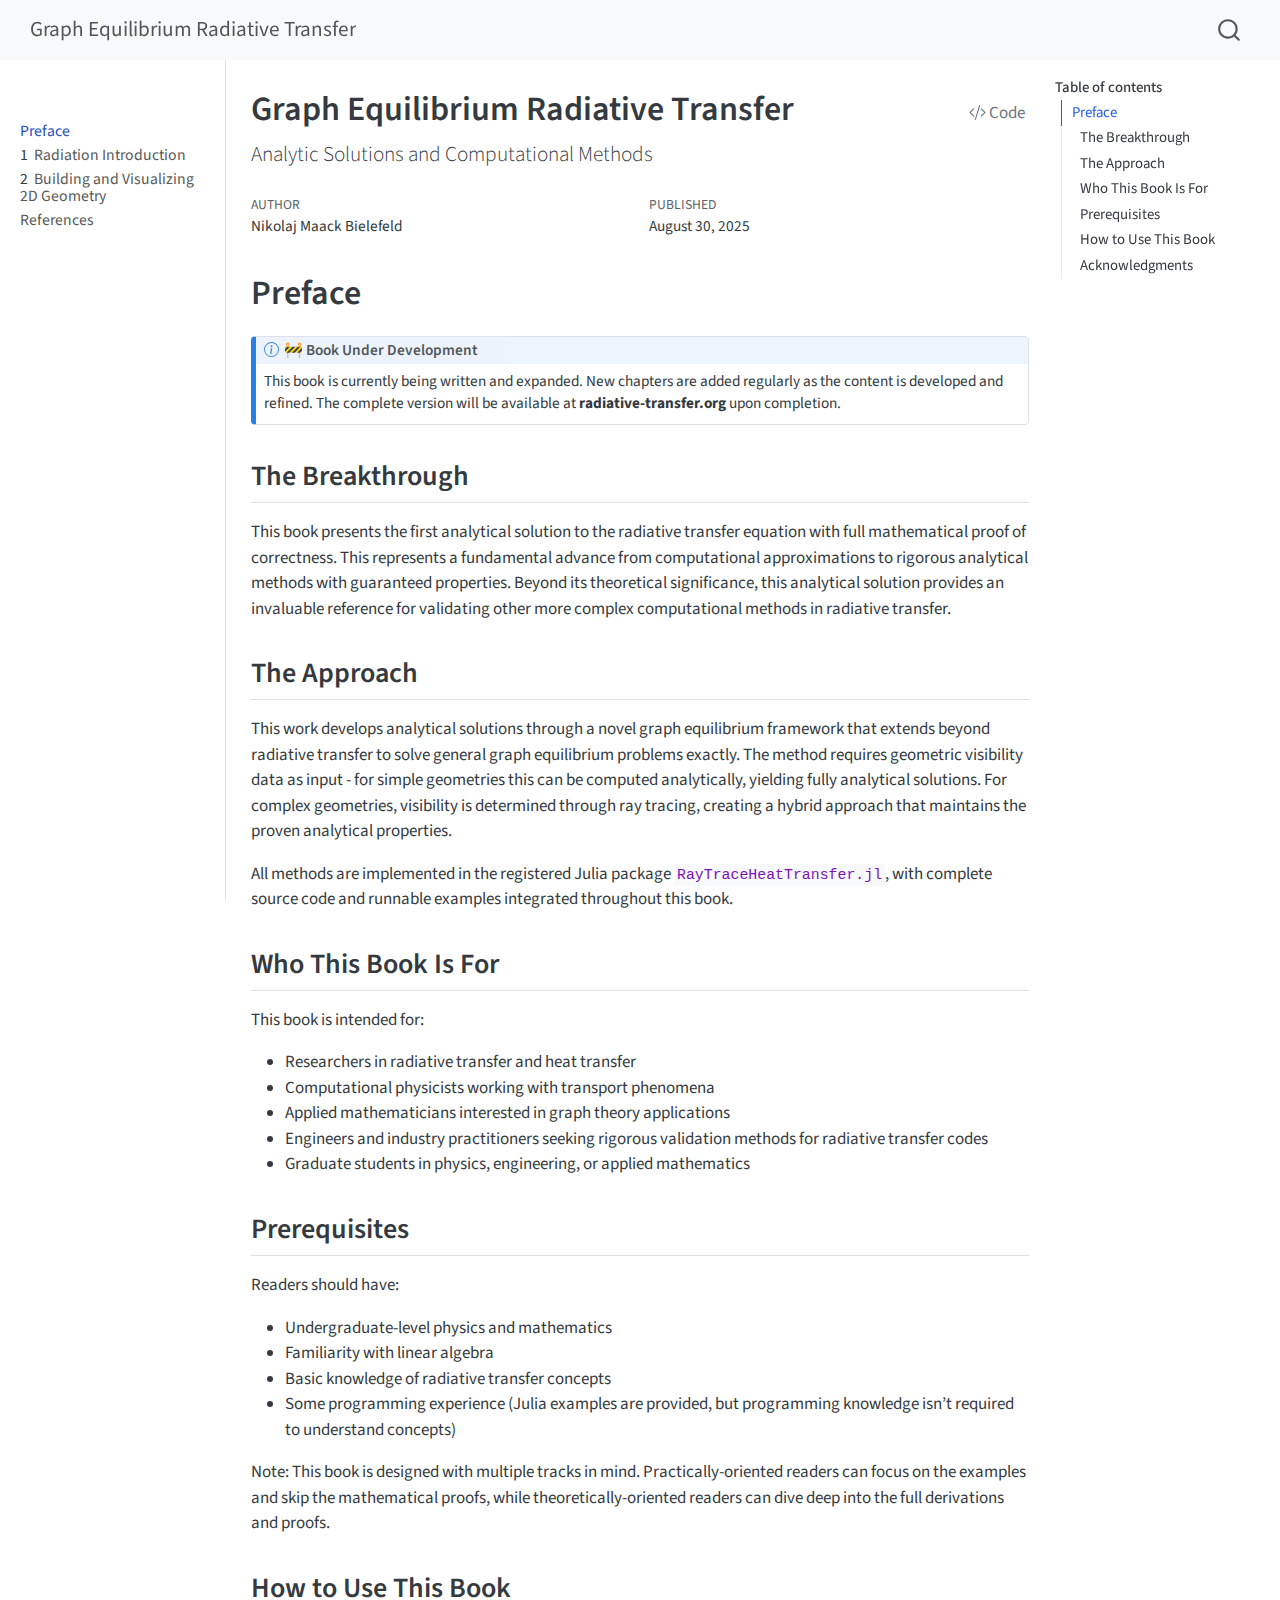
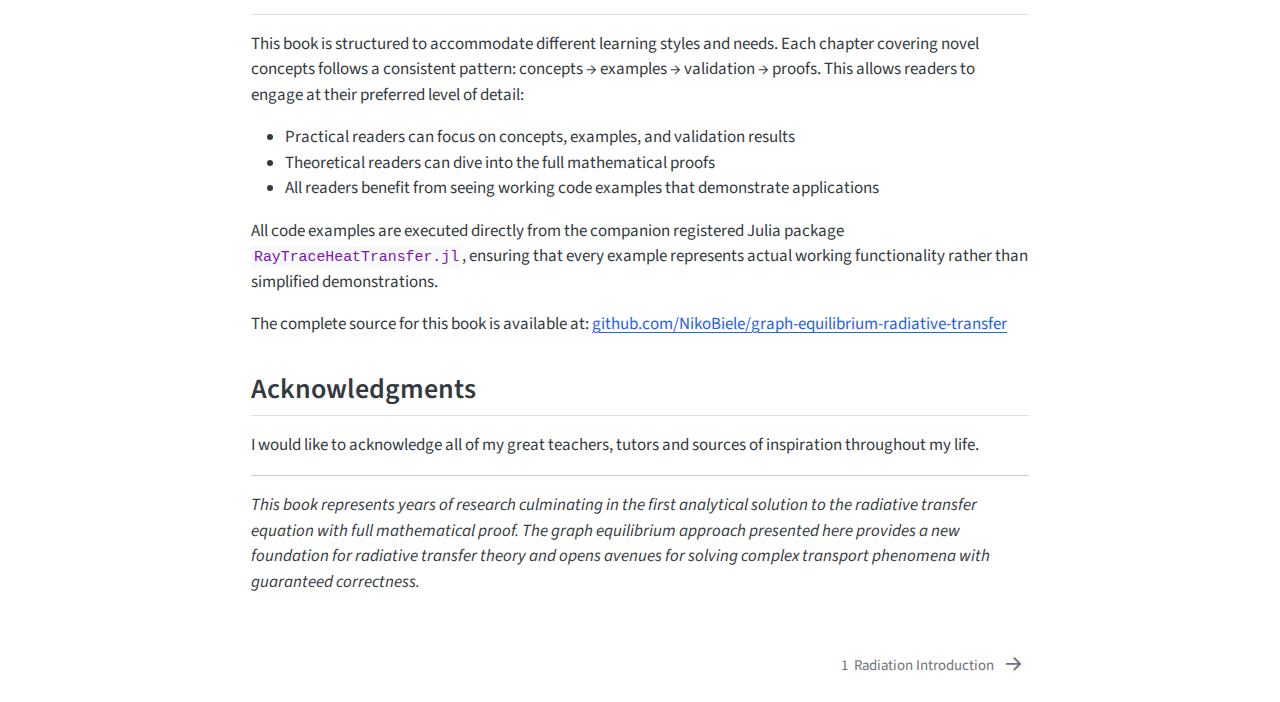
<file: _book/index.html>
<!DOCTYPE html>
<html xmlns="http://www.w3.org/1999/xhtml" lang="en" xml:lang="en"><head>

<meta charset="utf-8">
<meta name="generator" content="quarto-1.7.33">

<meta name="viewport" content="width=device-width, initial-scale=1.0, user-scalable=yes">

<meta name="author" content="Nikolaj Maack Bielefeld">
<meta name="dcterms.date" content="2025-08-30">

<title>Graph Equilibrium Radiative Transfer</title>
<style>
code{white-space: pre-wrap;}
span.smallcaps{font-variant: small-caps;}
div.columns{display: flex; gap: min(4vw, 1.5em);}
div.column{flex: auto; overflow-x: auto;}
div.hanging-indent{margin-left: 1.5em; text-indent: -1.5em;}
ul.task-list{list-style: none;}
ul.task-list li input[type="checkbox"] {
  width: 0.8em;
  margin: 0 0.8em 0.2em -1em; /* quarto-specific, see https://github.com/quarto-dev/quarto-cli/issues/4556 */ 
  vertical-align: middle;
}
/* CSS for syntax highlighting */
html { -webkit-text-size-adjust: 100%; }
pre > code.sourceCode { white-space: pre; position: relative; }
pre > code.sourceCode > span { display: inline-block; line-height: 1.25; }
pre > code.sourceCode > span:empty { height: 1.2em; }
.sourceCode { overflow: visible; }
code.sourceCode > span { color: inherit; text-decoration: inherit; }
div.sourceCode { margin: 1em 0; }
pre.sourceCode { margin: 0; }
@media screen {
div.sourceCode { overflow: auto; }
}
@media print {
pre > code.sourceCode { white-space: pre-wrap; }
pre > code.sourceCode > span { text-indent: -5em; padding-left: 5em; }
}
pre.numberSource code
  { counter-reset: source-line 0; }
pre.numberSource code > span
  { position: relative; left: -4em; counter-increment: source-line; }
pre.numberSource code > span > a:first-child::before
  { content: counter(source-line);
    position: relative; left: -1em; text-align: right; vertical-align: baseline;
    border: none; display: inline-block;
    -webkit-touch-callout: none; -webkit-user-select: none;
    -khtml-user-select: none; -moz-user-select: none;
    -ms-user-select: none; user-select: none;
    padding: 0 4px; width: 4em;
  }
pre.numberSource { margin-left: 3em;  padding-left: 4px; }
div.sourceCode
  {   }
@media screen {
pre > code.sourceCode > span > a:first-child::before { text-decoration: underline; }
}
</style>


<script src="site_libs/quarto-nav/quarto-nav.js"></script>
<script src="site_libs/quarto-nav/headroom.min.js"></script>
<script src="site_libs/clipboard/clipboard.min.js"></script>
<script src="site_libs/quarto-search/autocomplete.umd.js"></script>
<script src="site_libs/quarto-search/fuse.min.js"></script>
<script src="site_libs/quarto-search/quarto-search.js"></script>
<meta name="quarto:offset" content="./">
<link href="./chapters/01-introduction.html" rel="next">
<script src="site_libs/quarto-html/quarto.js" type="module"></script>
<script src="site_libs/quarto-html/tabsets/tabsets.js" type="module"></script>
<script src="site_libs/quarto-html/popper.min.js"></script>
<script src="site_libs/quarto-html/tippy.umd.min.js"></script>
<script src="site_libs/quarto-html/anchor.min.js"></script>
<link href="site_libs/quarto-html/tippy.css" rel="stylesheet">
<link href="site_libs/quarto-html/quarto-syntax-highlighting-ea385d0e468b0dd5ea5bf0780b1290d9.css" rel="stylesheet" id="quarto-text-highlighting-styles">
<script src="site_libs/bootstrap/bootstrap.min.js"></script>
<link href="site_libs/bootstrap/bootstrap-icons.css" rel="stylesheet">
<link href="site_libs/bootstrap/bootstrap-dffaa9c91507bc55c55695ff16ecd7df.min.css" rel="stylesheet" append-hash="true" id="quarto-bootstrap" data-mode="light">
<script id="quarto-search-options" type="application/json">{
  "location": "navbar",
  "copy-button": false,
  "collapse-after": 3,
  "panel-placement": "end",
  "type": "overlay",
  "limit": 50,
  "keyboard-shortcut": [
    "f",
    "/",
    "s"
  ],
  "show-item-context": false,
  "language": {
    "search-no-results-text": "No results",
    "search-matching-documents-text": "matching documents",
    "search-copy-link-title": "Copy link to search",
    "search-hide-matches-text": "Hide additional matches",
    "search-more-match-text": "more match in this document",
    "search-more-matches-text": "more matches in this document",
    "search-clear-button-title": "Clear",
    "search-text-placeholder": "",
    "search-detached-cancel-button-title": "Cancel",
    "search-submit-button-title": "Submit",
    "search-label": "Search"
  }
}</script>


<link rel="stylesheet" href="styles.css">
</head>

<body class="nav-sidebar docked nav-fixed quarto-light">

<div id="quarto-search-results"></div>
  <header id="quarto-header" class="headroom fixed-top">
    <nav class="navbar navbar-expand-lg " data-bs-theme="dark">
      <div class="navbar-container container-fluid">
      <div class="navbar-brand-container mx-auto">
    <a class="navbar-brand" href="./index.html">
    <span class="navbar-title">Graph Equilibrium Radiative Transfer</span>
    </a>
  </div>
        <div class="quarto-navbar-tools tools-end">
</div>
          <div id="quarto-search" class="" title="Search"></div>
      </div> <!-- /container-fluid -->
    </nav>
  <nav class="quarto-secondary-nav">
    <div class="container-fluid d-flex">
      <button type="button" class="quarto-btn-toggle btn" data-bs-toggle="collapse" role="button" data-bs-target=".quarto-sidebar-collapse-item" aria-controls="quarto-sidebar" aria-expanded="false" aria-label="Toggle sidebar navigation" onclick="if (window.quartoToggleHeadroom) { window.quartoToggleHeadroom(); }">
        <i class="bi bi-layout-text-sidebar-reverse"></i>
      </button>
        <nav class="quarto-page-breadcrumbs" aria-label="breadcrumb"><ol class="breadcrumb"><li class="breadcrumb-item"><a href="./index.html">Preface</a></li></ol></nav>
        <a class="flex-grow-1" role="navigation" data-bs-toggle="collapse" data-bs-target=".quarto-sidebar-collapse-item" aria-controls="quarto-sidebar" aria-expanded="false" aria-label="Toggle sidebar navigation" onclick="if (window.quartoToggleHeadroom) { window.quartoToggleHeadroom(); }">      
        </a>
      <button type="button" class="btn quarto-search-button" aria-label="Search" onclick="window.quartoOpenSearch();">
        <i class="bi bi-search"></i>
      </button>
    </div>
  </nav>
</header>
<!-- content -->
<div id="quarto-content" class="quarto-container page-columns page-rows-contents page-layout-article page-navbar">
<!-- sidebar -->
  <nav id="quarto-sidebar" class="sidebar collapse collapse-horizontal quarto-sidebar-collapse-item sidebar-navigation docked overflow-auto">
        <div class="mt-2 flex-shrink-0 align-items-center">
        <div class="sidebar-search">
        <div id="quarto-search" class="" title="Search"></div>
        </div>
        </div>
    <div class="sidebar-menu-container"> 
    <ul class="list-unstyled mt-1">
        <li class="sidebar-item">
  <div class="sidebar-item-container"> 
  <a href="./index.html" class="sidebar-item-text sidebar-link active">
 <span class="menu-text">Preface</span></a>
  </div>
</li>
        <li class="sidebar-item">
  <div class="sidebar-item-container"> 
  <a href="./chapters/01-introduction.html" class="sidebar-item-text sidebar-link">
 <span class="menu-text"><span class="chapter-number">1</span>&nbsp; <span class="chapter-title">Radiation Introduction</span></span></a>
  </div>
</li>
        <li class="sidebar-item">
  <div class="sidebar-item-container"> 
  <a href="./chapters/02-domains_2d.html" class="sidebar-item-text sidebar-link">
 <span class="menu-text"><span class="chapter-number">2</span>&nbsp; <span class="chapter-title">Building and Visualizing 2D Geometry</span></span></a>
  </div>
</li>
        <li class="sidebar-item">
  <div class="sidebar-item-container"> 
  <a href="./references.html" class="sidebar-item-text sidebar-link">
 <span class="menu-text">References</span></a>
  </div>
</li>
    </ul>
    </div>
</nav>
<div id="quarto-sidebar-glass" class="quarto-sidebar-collapse-item" data-bs-toggle="collapse" data-bs-target=".quarto-sidebar-collapse-item"></div>
<!-- margin-sidebar -->
    <div id="quarto-margin-sidebar" class="sidebar margin-sidebar">
        <nav id="TOC" role="doc-toc" class="toc-active">
    <h2 id="toc-title">Table of contents</h2>
   
  <ul>
  <li><a href="#preface" id="toc-preface" class="nav-link active" data-scroll-target="#preface">Preface</a>
  <ul class="collapse">
  <li><a href="#the-breakthrough" id="toc-the-breakthrough" class="nav-link" data-scroll-target="#the-breakthrough">The Breakthrough</a></li>
  <li><a href="#the-approach" id="toc-the-approach" class="nav-link" data-scroll-target="#the-approach">The Approach</a></li>
  <li><a href="#who-this-book-is-for" id="toc-who-this-book-is-for" class="nav-link" data-scroll-target="#who-this-book-is-for">Who This Book Is For</a></li>
  <li><a href="#prerequisites" id="toc-prerequisites" class="nav-link" data-scroll-target="#prerequisites">Prerequisites</a></li>
  <li><a href="#how-to-use-this-book" id="toc-how-to-use-this-book" class="nav-link" data-scroll-target="#how-to-use-this-book">How to Use This Book</a></li>
  <li><a href="#acknowledgments" id="toc-acknowledgments" class="nav-link" data-scroll-target="#acknowledgments">Acknowledgments</a></li>
  </ul></li>
  </ul>
</nav>
    </div>
<!-- main -->
<main class="content" id="quarto-document-content">

<header id="title-block-header" class="quarto-title-block default">
<div class="quarto-title">
<div class="quarto-title-block"><div><h1 class="title">Graph Equilibrium Radiative Transfer</h1><button type="button" class="btn code-tools-button" id="quarto-code-tools-source"><i class="bi"></i> Code</button></div></div>
<p class="subtitle lead">Analytic Solutions and Computational Methods</p>
</div>



<div class="quarto-title-meta">

    <div>
    <div class="quarto-title-meta-heading">Author</div>
    <div class="quarto-title-meta-contents">
             <p>Nikolaj Maack Bielefeld </p>
          </div>
  </div>
    
    <div>
    <div class="quarto-title-meta-heading">Published</div>
    <div class="quarto-title-meta-contents">
      <p class="date">August 30, 2025</p>
    </div>
  </div>
  
    
  </div>
  


</header>


<section id="preface" class="level1 unnumbered">
<h1 class="unnumbered">Preface</h1>
<div class="callout callout-style-default callout-note callout-titled">
<div class="callout-header d-flex align-content-center">
<div class="callout-icon-container">
<i class="callout-icon"></i>
</div>
<div class="callout-title-container flex-fill">
🚧 Book Under Development
</div>
</div>
<div class="callout-body-container callout-body">
<p>This book is currently being written and expanded. New chapters are added regularly as the content is developed and refined. The complete version will be available at <strong>radiative-transfer.org</strong> upon completion.</p>
</div>
</div>
<section id="the-breakthrough" class="level2">
<h2 class="anchored" data-anchor-id="the-breakthrough">The Breakthrough</h2>
<p>This book presents the first analytical solution to the radiative transfer equation with full mathematical proof of correctness. This represents a fundamental advance from computational approximations to rigorous analytical methods with guaranteed properties. Beyond its theoretical significance, this analytical solution provides an invaluable reference for validating other more complex computational methods in radiative transfer.</p>
</section>
<section id="the-approach" class="level2">
<h2 class="anchored" data-anchor-id="the-approach">The Approach</h2>
<p>This work develops analytical solutions through a novel graph equilibrium framework that extends beyond radiative transfer to solve general graph equilibrium problems exactly. The method requires geometric visibility data as input - for simple geometries this can be computed analytically, yielding fully analytical solutions. For complex geometries, visibility is determined through ray tracing, creating a hybrid approach that maintains the proven analytical properties.</p>
<p>All methods are implemented in the registered Julia package <code>RayTraceHeatTransfer.jl</code>, with complete source code and runnable examples integrated throughout this book.</p>
</section>
<section id="who-this-book-is-for" class="level2">
<h2 class="anchored" data-anchor-id="who-this-book-is-for">Who This Book Is For</h2>
<p>This book is intended for:</p>
<ul>
<li>Researchers in radiative transfer and heat transfer</li>
<li>Computational physicists working with transport phenomena<br>
</li>
<li>Applied mathematicians interested in graph theory applications</li>
<li>Engineers and industry practitioners seeking rigorous validation methods for radiative transfer codes</li>
<li>Graduate students in physics, engineering, or applied mathematics</li>
</ul>
</section>
<section id="prerequisites" class="level2">
<h2 class="anchored" data-anchor-id="prerequisites">Prerequisites</h2>
<p>Readers should have:</p>
<ul>
<li>Undergraduate-level physics and mathematics</li>
<li>Familiarity with linear algebra</li>
<li>Basic knowledge of radiative transfer concepts</li>
<li>Some programming experience (Julia examples are provided, but programming knowledge isn’t required to understand concepts)</li>
</ul>
<p>Note: This book is designed with multiple tracks in mind. Practically-oriented readers can focus on the examples and skip the mathematical proofs, while theoretically-oriented readers can dive deep into the full derivations and proofs.</p>
</section>
<section id="how-to-use-this-book" class="level2">
<h2 class="anchored" data-anchor-id="how-to-use-this-book">How to Use This Book</h2>
<p>This book is structured to accommodate different learning styles and needs. Each chapter covering novel concepts follows a consistent pattern: concepts → examples → validation → proofs. This allows readers to engage at their preferred level of detail:</p>
<ul>
<li>Practical readers can focus on concepts, examples, and validation results</li>
<li>Theoretical readers can dive into the full mathematical proofs</li>
<li>All readers benefit from seeing working code examples that demonstrate applications</li>
</ul>
<p>All code examples are executed directly from the companion registered Julia package <code>RayTraceHeatTransfer.jl</code>, ensuring that every example represents actual working functionality rather than simplified demonstrations.</p>
<p>The complete source for this book is available at: <a href="https://github.com/NikoBiele/graph-equilibrium-radiative-transfer">github.com/NikoBiele/graph-equilibrium-radiative-transfer</a></p>
</section>
<section id="acknowledgments" class="level2">
<h2 class="anchored" data-anchor-id="acknowledgments">Acknowledgments</h2>
<p>I would like to acknowledge all of my great teachers, tutors and sources of inspiration throughout my life.</p>
<hr>
<p><em>This book represents years of research culminating in the first analytical solution to the radiative transfer equation with full mathematical proof. The graph equilibrium approach presented here provides a new foundation for radiative transfer theory and opens avenues for solving complex transport phenomena with guaranteed correctness.</em></p>


<!-- -->

</section>
</section>

</main> <!-- /main -->
<script id="quarto-html-after-body" type="application/javascript">
  window.document.addEventListener("DOMContentLoaded", function (event) {
    const icon = "";
    const anchorJS = new window.AnchorJS();
    anchorJS.options = {
      placement: 'right',
      icon: icon
    };
    anchorJS.add('.anchored');
    const isCodeAnnotation = (el) => {
      for (const clz of el.classList) {
        if (clz.startsWith('code-annotation-')) {                     
          return true;
        }
      }
      return false;
    }
    const onCopySuccess = function(e) {
      // button target
      const button = e.trigger;
      // don't keep focus
      button.blur();
      // flash "checked"
      button.classList.add('code-copy-button-checked');
      var currentTitle = button.getAttribute("title");
      button.setAttribute("title", "Copied!");
      let tooltip;
      if (window.bootstrap) {
        button.setAttribute("data-bs-toggle", "tooltip");
        button.setAttribute("data-bs-placement", "left");
        button.setAttribute("data-bs-title", "Copied!");
        tooltip = new bootstrap.Tooltip(button, 
          { trigger: "manual", 
            customClass: "code-copy-button-tooltip",
            offset: [0, -8]});
        tooltip.show();    
      }
      setTimeout(function() {
        if (tooltip) {
          tooltip.hide();
          button.removeAttribute("data-bs-title");
          button.removeAttribute("data-bs-toggle");
          button.removeAttribute("data-bs-placement");
        }
        button.setAttribute("title", currentTitle);
        button.classList.remove('code-copy-button-checked');
      }, 1000);
      // clear code selection
      e.clearSelection();
    }
    const getTextToCopy = function(trigger) {
        const codeEl = trigger.previousElementSibling.cloneNode(true);
        for (const childEl of codeEl.children) {
          if (isCodeAnnotation(childEl)) {
            childEl.remove();
          }
        }
        return codeEl.innerText;
    }
    const clipboard = new window.ClipboardJS('.code-copy-button:not([data-in-quarto-modal])', {
      text: getTextToCopy
    });
    clipboard.on('success', onCopySuccess);
    if (window.document.getElementById('quarto-embedded-source-code-modal')) {
      const clipboardModal = new window.ClipboardJS('.code-copy-button[data-in-quarto-modal]', {
        text: getTextToCopy,
        container: window.document.getElementById('quarto-embedded-source-code-modal')
      });
      clipboardModal.on('success', onCopySuccess);
    }
    const viewSource = window.document.getElementById('quarto-view-source') ||
                       window.document.getElementById('quarto-code-tools-source');
    if (viewSource) {
      const sourceUrl = viewSource.getAttribute("data-quarto-source-url");
      viewSource.addEventListener("click", function(e) {
        if (sourceUrl) {
          // rstudio viewer pane
          if (/\bcapabilities=\b/.test(window.location)) {
            window.open(sourceUrl);
          } else {
            window.location.href = sourceUrl;
          }
        } else {
          const modal = new bootstrap.Modal(document.getElementById('quarto-embedded-source-code-modal'));
          modal.show();
        }
        return false;
      });
    }
    function toggleCodeHandler(show) {
      return function(e) {
        const detailsSrc = window.document.querySelectorAll(".cell > details > .sourceCode");
        for (let i=0; i<detailsSrc.length; i++) {
          const details = detailsSrc[i].parentElement;
          if (show) {
            details.open = true;
          } else {
            details.removeAttribute("open");
          }
        }
        const cellCodeDivs = window.document.querySelectorAll(".cell > .sourceCode");
        const fromCls = show ? "hidden" : "unhidden";
        const toCls = show ? "unhidden" : "hidden";
        for (let i=0; i<cellCodeDivs.length; i++) {
          const codeDiv = cellCodeDivs[i];
          if (codeDiv.classList.contains(fromCls)) {
            codeDiv.classList.remove(fromCls);
            codeDiv.classList.add(toCls);
          } 
        }
        return false;
      }
    }
    const hideAllCode = window.document.getElementById("quarto-hide-all-code");
    if (hideAllCode) {
      hideAllCode.addEventListener("click", toggleCodeHandler(false));
    }
    const showAllCode = window.document.getElementById("quarto-show-all-code");
    if (showAllCode) {
      showAllCode.addEventListener("click", toggleCodeHandler(true));
    }
      var localhostRegex = new RegExp(/^(?:http|https):\/\/localhost\:?[0-9]*\//);
      var mailtoRegex = new RegExp(/^mailto:/);
        var filterRegex = new RegExp('/' + window.location.host + '/');
      var isInternal = (href) => {
          return filterRegex.test(href) || localhostRegex.test(href) || mailtoRegex.test(href);
      }
      // Inspect non-navigation links and adorn them if external
     var links = window.document.querySelectorAll('a[href]:not(.nav-link):not(.navbar-brand):not(.toc-action):not(.sidebar-link):not(.sidebar-item-toggle):not(.pagination-link):not(.no-external):not([aria-hidden]):not(.dropdown-item):not(.quarto-navigation-tool):not(.about-link)');
      for (var i=0; i<links.length; i++) {
        const link = links[i];
        if (!isInternal(link.href)) {
          // undo the damage that might have been done by quarto-nav.js in the case of
          // links that we want to consider external
          if (link.dataset.originalHref !== undefined) {
            link.href = link.dataset.originalHref;
          }
        }
      }
    function tippyHover(el, contentFn, onTriggerFn, onUntriggerFn) {
      const config = {
        allowHTML: true,
        maxWidth: 500,
        delay: 100,
        arrow: false,
        appendTo: function(el) {
            return el.parentElement;
        },
        interactive: true,
        interactiveBorder: 10,
        theme: 'quarto',
        placement: 'bottom-start',
      };
      if (contentFn) {
        config.content = contentFn;
      }
      if (onTriggerFn) {
        config.onTrigger = onTriggerFn;
      }
      if (onUntriggerFn) {
        config.onUntrigger = onUntriggerFn;
      }
      window.tippy(el, config); 
    }
    const noterefs = window.document.querySelectorAll('a[role="doc-noteref"]');
    for (var i=0; i<noterefs.length; i++) {
      const ref = noterefs[i];
      tippyHover(ref, function() {
        // use id or data attribute instead here
        let href = ref.getAttribute('data-footnote-href') || ref.getAttribute('href');
        try { href = new URL(href).hash; } catch {}
        const id = href.replace(/^#\/?/, "");
        const note = window.document.getElementById(id);
        if (note) {
          return note.innerHTML;
        } else {
          return "";
        }
      });
    }
    const xrefs = window.document.querySelectorAll('a.quarto-xref');
    const processXRef = (id, note) => {
      // Strip column container classes
      const stripColumnClz = (el) => {
        el.classList.remove("page-full", "page-columns");
        if (el.children) {
          for (const child of el.children) {
            stripColumnClz(child);
          }
        }
      }
      stripColumnClz(note)
      if (id === null || id.startsWith('sec-')) {
        // Special case sections, only their first couple elements
        const container = document.createElement("div");
        if (note.children && note.children.length > 2) {
          container.appendChild(note.children[0].cloneNode(true));
          for (let i = 1; i < note.children.length; i++) {
            const child = note.children[i];
            if (child.tagName === "P" && child.innerText === "") {
              continue;
            } else {
              container.appendChild(child.cloneNode(true));
              break;
            }
          }
          if (window.Quarto?.typesetMath) {
            window.Quarto.typesetMath(container);
          }
          return container.innerHTML
        } else {
          if (window.Quarto?.typesetMath) {
            window.Quarto.typesetMath(note);
          }
          return note.innerHTML;
        }
      } else {
        // Remove any anchor links if they are present
        const anchorLink = note.querySelector('a.anchorjs-link');
        if (anchorLink) {
          anchorLink.remove();
        }
        if (window.Quarto?.typesetMath) {
          window.Quarto.typesetMath(note);
        }
        if (note.classList.contains("callout")) {
          return note.outerHTML;
        } else {
          return note.innerHTML;
        }
      }
    }
    for (var i=0; i<xrefs.length; i++) {
      const xref = xrefs[i];
      tippyHover(xref, undefined, function(instance) {
        instance.disable();
        let url = xref.getAttribute('href');
        let hash = undefined; 
        if (url.startsWith('#')) {
          hash = url;
        } else {
          try { hash = new URL(url).hash; } catch {}
        }
        if (hash) {
          const id = hash.replace(/^#\/?/, "");
          const note = window.document.getElementById(id);
          if (note !== null) {
            try {
              const html = processXRef(id, note.cloneNode(true));
              instance.setContent(html);
            } finally {
              instance.enable();
              instance.show();
            }
          } else {
            // See if we can fetch this
            fetch(url.split('#')[0])
            .then(res => res.text())
            .then(html => {
              const parser = new DOMParser();
              const htmlDoc = parser.parseFromString(html, "text/html");
              const note = htmlDoc.getElementById(id);
              if (note !== null) {
                const html = processXRef(id, note);
                instance.setContent(html);
              } 
            }).finally(() => {
              instance.enable();
              instance.show();
            });
          }
        } else {
          // See if we can fetch a full url (with no hash to target)
          // This is a special case and we should probably do some content thinning / targeting
          fetch(url)
          .then(res => res.text())
          .then(html => {
            const parser = new DOMParser();
            const htmlDoc = parser.parseFromString(html, "text/html");
            const note = htmlDoc.querySelector('main.content');
            if (note !== null) {
              // This should only happen for chapter cross references
              // (since there is no id in the URL)
              // remove the first header
              if (note.children.length > 0 && note.children[0].tagName === "HEADER") {
                note.children[0].remove();
              }
              const html = processXRef(null, note);
              instance.setContent(html);
            } 
          }).finally(() => {
            instance.enable();
            instance.show();
          });
        }
      }, function(instance) {
      });
    }
        let selectedAnnoteEl;
        const selectorForAnnotation = ( cell, annotation) => {
          let cellAttr = 'data-code-cell="' + cell + '"';
          let lineAttr = 'data-code-annotation="' +  annotation + '"';
          const selector = 'span[' + cellAttr + '][' + lineAttr + ']';
          return selector;
        }
        const selectCodeLines = (annoteEl) => {
          const doc = window.document;
          const targetCell = annoteEl.getAttribute("data-target-cell");
          const targetAnnotation = annoteEl.getAttribute("data-target-annotation");
          const annoteSpan = window.document.querySelector(selectorForAnnotation(targetCell, targetAnnotation));
          const lines = annoteSpan.getAttribute("data-code-lines").split(",");
          const lineIds = lines.map((line) => {
            return targetCell + "-" + line;
          })
          let top = null;
          let height = null;
          let parent = null;
          if (lineIds.length > 0) {
              //compute the position of the single el (top and bottom and make a div)
              const el = window.document.getElementById(lineIds[0]);
              top = el.offsetTop;
              height = el.offsetHeight;
              parent = el.parentElement.parentElement;
            if (lineIds.length > 1) {
              const lastEl = window.document.getElementById(lineIds[lineIds.length - 1]);
              const bottom = lastEl.offsetTop + lastEl.offsetHeight;
              height = bottom - top;
            }
            if (top !== null && height !== null && parent !== null) {
              // cook up a div (if necessary) and position it 
              let div = window.document.getElementById("code-annotation-line-highlight");
              if (div === null) {
                div = window.document.createElement("div");
                div.setAttribute("id", "code-annotation-line-highlight");
                div.style.position = 'absolute';
                parent.appendChild(div);
              }
              div.style.top = top - 2 + "px";
              div.style.height = height + 4 + "px";
              div.style.left = 0;
              let gutterDiv = window.document.getElementById("code-annotation-line-highlight-gutter");
              if (gutterDiv === null) {
                gutterDiv = window.document.createElement("div");
                gutterDiv.setAttribute("id", "code-annotation-line-highlight-gutter");
                gutterDiv.style.position = 'absolute';
                const codeCell = window.document.getElementById(targetCell);
                const gutter = codeCell.querySelector('.code-annotation-gutter');
                gutter.appendChild(gutterDiv);
              }
              gutterDiv.style.top = top - 2 + "px";
              gutterDiv.style.height = height + 4 + "px";
            }
            selectedAnnoteEl = annoteEl;
          }
        };
        const unselectCodeLines = () => {
          const elementsIds = ["code-annotation-line-highlight", "code-annotation-line-highlight-gutter"];
          elementsIds.forEach((elId) => {
            const div = window.document.getElementById(elId);
            if (div) {
              div.remove();
            }
          });
          selectedAnnoteEl = undefined;
        };
          // Handle positioning of the toggle
      window.addEventListener(
        "resize",
        throttle(() => {
          elRect = undefined;
          if (selectedAnnoteEl) {
            selectCodeLines(selectedAnnoteEl);
          }
        }, 10)
      );
      function throttle(fn, ms) {
      let throttle = false;
      let timer;
        return (...args) => {
          if(!throttle) { // first call gets through
              fn.apply(this, args);
              throttle = true;
          } else { // all the others get throttled
              if(timer) clearTimeout(timer); // cancel #2
              timer = setTimeout(() => {
                fn.apply(this, args);
                timer = throttle = false;
              }, ms);
          }
        };
      }
        // Attach click handler to the DT
        const annoteDls = window.document.querySelectorAll('dt[data-target-cell]');
        for (const annoteDlNode of annoteDls) {
          annoteDlNode.addEventListener('click', (event) => {
            const clickedEl = event.target;
            if (clickedEl !== selectedAnnoteEl) {
              unselectCodeLines();
              const activeEl = window.document.querySelector('dt[data-target-cell].code-annotation-active');
              if (activeEl) {
                activeEl.classList.remove('code-annotation-active');
              }
              selectCodeLines(clickedEl);
              clickedEl.classList.add('code-annotation-active');
            } else {
              // Unselect the line
              unselectCodeLines();
              clickedEl.classList.remove('code-annotation-active');
            }
          });
        }
    const findCites = (el) => {
      const parentEl = el.parentElement;
      if (parentEl) {
        const cites = parentEl.dataset.cites;
        if (cites) {
          return {
            el,
            cites: cites.split(' ')
          };
        } else {
          return findCites(el.parentElement)
        }
      } else {
        return undefined;
      }
    };
    var bibliorefs = window.document.querySelectorAll('a[role="doc-biblioref"]');
    for (var i=0; i<bibliorefs.length; i++) {
      const ref = bibliorefs[i];
      const citeInfo = findCites(ref);
      if (citeInfo) {
        tippyHover(citeInfo.el, function() {
          var popup = window.document.createElement('div');
          citeInfo.cites.forEach(function(cite) {
            var citeDiv = window.document.createElement('div');
            citeDiv.classList.add('hanging-indent');
            citeDiv.classList.add('csl-entry');
            var biblioDiv = window.document.getElementById('ref-' + cite);
            if (biblioDiv) {
              citeDiv.innerHTML = biblioDiv.innerHTML;
            }
            popup.appendChild(citeDiv);
          });
          return popup.innerHTML;
        });
      }
    }
  });
  </script>
<nav class="page-navigation">
  <div class="nav-page nav-page-previous">
  </div>
  <div class="nav-page nav-page-next">
      <a href="./chapters/01-introduction.html" class="pagination-link" aria-label="Radiation Introduction">
        <span class="nav-page-text"><span class="chapter-number">1</span>&nbsp; <span class="chapter-title">Radiation Introduction</span></span> <i class="bi bi-arrow-right-short"></i>
      </a>
  </div>
</nav><div class="modal fade" id="quarto-embedded-source-code-modal" tabindex="-1" aria-labelledby="quarto-embedded-source-code-modal-label" aria-hidden="true"><div class="modal-dialog modal-dialog-scrollable"><div class="modal-content"><div class="modal-header"><h5 class="modal-title" id="quarto-embedded-source-code-modal-label">Source Code</h5><button class="btn-close" data-bs-dismiss="modal"></button></div><div class="modal-body"><div class="">
<div class="sourceCode" id="cb1" data-shortcodes="false"><pre class="sourceCode markdown code-with-copy"><code class="sourceCode markdown"><span id="cb1-1"><a href="#cb1-1" aria-hidden="true" tabindex="-1"></a><span class="fu"># Preface {.unnumbered}</span></span>
<span id="cb1-2"><a href="#cb1-2" aria-hidden="true" tabindex="-1"></a></span>
<span id="cb1-3"><a href="#cb1-3" aria-hidden="true" tabindex="-1"></a>::: {.callout-note}</span>
<span id="cb1-4"><a href="#cb1-4" aria-hidden="true" tabindex="-1"></a><span class="fu">## 🚧 Book Under Development</span></span>
<span id="cb1-5"><a href="#cb1-5" aria-hidden="true" tabindex="-1"></a></span>
<span id="cb1-6"><a href="#cb1-6" aria-hidden="true" tabindex="-1"></a>This book is currently being written and expanded. New chapters are added regularly as the content is developed and refined.</span>
<span id="cb1-7"><a href="#cb1-7" aria-hidden="true" tabindex="-1"></a>The complete version will be available at **radiative-transfer.org** upon completion.</span>
<span id="cb1-8"><a href="#cb1-8" aria-hidden="true" tabindex="-1"></a>:::</span>
<span id="cb1-9"><a href="#cb1-9" aria-hidden="true" tabindex="-1"></a></span>
<span id="cb1-10"><a href="#cb1-10" aria-hidden="true" tabindex="-1"></a><span class="fu">## The Breakthrough</span></span>
<span id="cb1-11"><a href="#cb1-11" aria-hidden="true" tabindex="-1"></a></span>
<span id="cb1-12"><a href="#cb1-12" aria-hidden="true" tabindex="-1"></a>This book presents the first analytical solution to the radiative transfer equation with full mathematical proof of correctness.</span>
<span id="cb1-13"><a href="#cb1-13" aria-hidden="true" tabindex="-1"></a>This represents a fundamental advance from computational approximations to rigorous analytical methods with guaranteed properties.</span>
<span id="cb1-14"><a href="#cb1-14" aria-hidden="true" tabindex="-1"></a>Beyond its theoretical significance, this analytical solution provides an invaluable reference for validating other more complex computational methods in radiative transfer.</span>
<span id="cb1-15"><a href="#cb1-15" aria-hidden="true" tabindex="-1"></a></span>
<span id="cb1-16"><a href="#cb1-16" aria-hidden="true" tabindex="-1"></a><span class="fu">## The Approach</span></span>
<span id="cb1-17"><a href="#cb1-17" aria-hidden="true" tabindex="-1"></a></span>
<span id="cb1-18"><a href="#cb1-18" aria-hidden="true" tabindex="-1"></a>This work develops analytical solutions through a novel graph equilibrium framework that extends beyond radiative transfer to solve general graph equilibrium problems exactly.</span>
<span id="cb1-19"><a href="#cb1-19" aria-hidden="true" tabindex="-1"></a>The method requires geometric visibility data as input - for simple geometries this can be computed analytically, yielding fully analytical solutions.</span>
<span id="cb1-20"><a href="#cb1-20" aria-hidden="true" tabindex="-1"></a>For complex geometries, visibility is determined through ray tracing, creating a hybrid approach that maintains the proven analytical properties.</span>
<span id="cb1-21"><a href="#cb1-21" aria-hidden="true" tabindex="-1"></a></span>
<span id="cb1-22"><a href="#cb1-22" aria-hidden="true" tabindex="-1"></a>All methods are implemented in the registered Julia package <span class="in">`RayTraceHeatTransfer.jl`</span>, with complete source code and runnable examples integrated throughout this book.</span>
<span id="cb1-23"><a href="#cb1-23" aria-hidden="true" tabindex="-1"></a></span>
<span id="cb1-24"><a href="#cb1-24" aria-hidden="true" tabindex="-1"></a><span class="fu">## Who This Book Is For</span></span>
<span id="cb1-25"><a href="#cb1-25" aria-hidden="true" tabindex="-1"></a></span>
<span id="cb1-26"><a href="#cb1-26" aria-hidden="true" tabindex="-1"></a>This book is intended for:</span>
<span id="cb1-27"><a href="#cb1-27" aria-hidden="true" tabindex="-1"></a></span>
<span id="cb1-28"><a href="#cb1-28" aria-hidden="true" tabindex="-1"></a><span class="ss">- </span>Researchers in radiative transfer and heat transfer</span>
<span id="cb1-29"><a href="#cb1-29" aria-hidden="true" tabindex="-1"></a><span class="ss">- </span>Computational physicists working with transport phenomena  </span>
<span id="cb1-30"><a href="#cb1-30" aria-hidden="true" tabindex="-1"></a><span class="ss">- </span>Applied mathematicians interested in graph theory applications</span>
<span id="cb1-31"><a href="#cb1-31" aria-hidden="true" tabindex="-1"></a><span class="ss">- </span>Engineers and industry practitioners seeking rigorous validation methods for radiative transfer codes</span>
<span id="cb1-32"><a href="#cb1-32" aria-hidden="true" tabindex="-1"></a><span class="ss">- </span>Graduate students in physics, engineering, or applied mathematics</span>
<span id="cb1-33"><a href="#cb1-33" aria-hidden="true" tabindex="-1"></a></span>
<span id="cb1-34"><a href="#cb1-34" aria-hidden="true" tabindex="-1"></a><span class="fu">## Prerequisites</span></span>
<span id="cb1-35"><a href="#cb1-35" aria-hidden="true" tabindex="-1"></a></span>
<span id="cb1-36"><a href="#cb1-36" aria-hidden="true" tabindex="-1"></a>Readers should have:</span>
<span id="cb1-37"><a href="#cb1-37" aria-hidden="true" tabindex="-1"></a></span>
<span id="cb1-38"><a href="#cb1-38" aria-hidden="true" tabindex="-1"></a><span class="ss">- </span>Undergraduate-level physics and mathematics</span>
<span id="cb1-39"><a href="#cb1-39" aria-hidden="true" tabindex="-1"></a><span class="ss">- </span>Familiarity with linear algebra</span>
<span id="cb1-40"><a href="#cb1-40" aria-hidden="true" tabindex="-1"></a><span class="ss">- </span>Basic knowledge of radiative transfer concepts</span>
<span id="cb1-41"><a href="#cb1-41" aria-hidden="true" tabindex="-1"></a><span class="ss">- </span>Some programming experience (Julia examples are provided, but programming knowledge isn't required to understand concepts)</span>
<span id="cb1-42"><a href="#cb1-42" aria-hidden="true" tabindex="-1"></a></span>
<span id="cb1-43"><a href="#cb1-43" aria-hidden="true" tabindex="-1"></a>Note: This book is designed with multiple tracks in mind.</span>
<span id="cb1-44"><a href="#cb1-44" aria-hidden="true" tabindex="-1"></a>Practically-oriented readers can focus on the examples and skip the mathematical proofs, while theoretically-oriented readers can dive deep into the full derivations and proofs.</span>
<span id="cb1-45"><a href="#cb1-45" aria-hidden="true" tabindex="-1"></a></span>
<span id="cb1-46"><a href="#cb1-46" aria-hidden="true" tabindex="-1"></a><span class="fu">## How to Use This Book</span></span>
<span id="cb1-47"><a href="#cb1-47" aria-hidden="true" tabindex="-1"></a></span>
<span id="cb1-48"><a href="#cb1-48" aria-hidden="true" tabindex="-1"></a>This book is structured to accommodate different learning styles and needs.</span>
<span id="cb1-49"><a href="#cb1-49" aria-hidden="true" tabindex="-1"></a>Each chapter covering novel concepts follows a consistent pattern: concepts → examples → validation → proofs.</span>
<span id="cb1-50"><a href="#cb1-50" aria-hidden="true" tabindex="-1"></a>This allows readers to engage at their preferred level of detail:</span>
<span id="cb1-51"><a href="#cb1-51" aria-hidden="true" tabindex="-1"></a></span>
<span id="cb1-52"><a href="#cb1-52" aria-hidden="true" tabindex="-1"></a><span class="ss">- </span>Practical readers can focus on concepts, examples, and validation results</span>
<span id="cb1-53"><a href="#cb1-53" aria-hidden="true" tabindex="-1"></a><span class="ss">- </span>Theoretical readers can dive into the full mathematical proofs</span>
<span id="cb1-54"><a href="#cb1-54" aria-hidden="true" tabindex="-1"></a><span class="ss">- </span>All readers benefit from seeing working code examples that demonstrate applications</span>
<span id="cb1-55"><a href="#cb1-55" aria-hidden="true" tabindex="-1"></a></span>
<span id="cb1-56"><a href="#cb1-56" aria-hidden="true" tabindex="-1"></a>All code examples are executed directly from the companion registered Julia package <span class="in">`RayTraceHeatTransfer.jl`</span>, ensuring that every example represents actual working functionality rather than simplified demonstrations.</span>
<span id="cb1-57"><a href="#cb1-57" aria-hidden="true" tabindex="-1"></a></span>
<span id="cb1-58"><a href="#cb1-58" aria-hidden="true" tabindex="-1"></a>The complete source for this book is available at: <span class="co">[</span><span class="ot">github.com/NikoBiele/graph-equilibrium-radiative-transfer</span><span class="co">](https://github.com/NikoBiele/graph-equilibrium-radiative-transfer)</span></span>
<span id="cb1-59"><a href="#cb1-59" aria-hidden="true" tabindex="-1"></a></span>
<span id="cb1-60"><a href="#cb1-60" aria-hidden="true" tabindex="-1"></a><span class="fu">## Acknowledgments</span></span>
<span id="cb1-61"><a href="#cb1-61" aria-hidden="true" tabindex="-1"></a></span>
<span id="cb1-62"><a href="#cb1-62" aria-hidden="true" tabindex="-1"></a>I would like to acknowledge all of my great teachers, tutors and sources of inspiration throughout my life.</span>
<span id="cb1-63"><a href="#cb1-63" aria-hidden="true" tabindex="-1"></a></span>
<span id="cb1-64"><a href="#cb1-64" aria-hidden="true" tabindex="-1"></a>---</span>
<span id="cb1-65"><a href="#cb1-65" aria-hidden="true" tabindex="-1"></a></span>
<span id="cb1-66"><a href="#cb1-66" aria-hidden="true" tabindex="-1"></a>*This book represents years of research culminating in the first analytical solution to the radiative transfer equation with full mathematical proof. The graph equilibrium approach presented here provides a new foundation for radiative transfer theory and opens avenues for solving complex transport phenomena with guaranteed correctness.*</span></code><button title="Copy to Clipboard" class="code-copy-button" data-in-quarto-modal=""><i class="bi"></i></button></pre></div>
</div></div></div></div></div>
</div> <!-- /content -->




</body></html>
</file>
<file: _book/site_libs/quarto-html/tippy.css>
.tippy-box[data-animation=fade][data-state=hidden]{opacity:0}[data-tippy-root]{max-width:calc(100vw - 10px)}.tippy-box{position:relative;background-color:#333;color:#fff;border-radius:4px;font-size:14px;line-height:1.4;white-space:normal;outline:0;transition-property:transform,visibility,opacity}.tippy-box[data-placement^=top]>.tippy-arrow{bottom:0}.tippy-box[data-placement^=top]>.tippy-arrow:before{bottom:-7px;left:0;border-width:8px 8px 0;border-top-color:initial;transform-origin:center top}.tippy-box[data-placement^=bottom]>.tippy-arrow{top:0}.tippy-box[data-placement^=bottom]>.tippy-arrow:before{top:-7px;left:0;border-width:0 8px 8px;border-bottom-color:initial;transform-origin:center bottom}.tippy-box[data-placement^=left]>.tippy-arrow{right:0}.tippy-box[data-placement^=left]>.tippy-arrow:before{border-width:8px 0 8px 8px;border-left-color:initial;right:-7px;transform-origin:center left}.tippy-box[data-placement^=right]>.tippy-arrow{left:0}.tippy-box[data-placement^=right]>.tippy-arrow:before{left:-7px;border-width:8px 8px 8px 0;border-right-color:initial;transform-origin:center right}.tippy-box[data-inertia][data-state=visible]{transition-timing-function:cubic-bezier(.54,1.5,.38,1.11)}.tippy-arrow{width:16px;height:16px;color:#333}.tippy-arrow:before{content:"";position:absolute;border-color:transparent;border-style:solid}.tippy-content{position:relative;padding:5px 9px;z-index:1}
</file>
<file: _book/site_libs/quarto-html/quarto-syntax-highlighting-ea385d0e468b0dd5ea5bf0780b1290d9.css>
/* quarto syntax highlight colors */
:root {
  --quarto-hl-ot-color: #003B4F;
  --quarto-hl-at-color: #657422;
  --quarto-hl-ss-color: #20794D;
  --quarto-hl-an-color: #5E5E5E;
  --quarto-hl-fu-color: #4758AB;
  --quarto-hl-st-color: #20794D;
  --quarto-hl-cf-color: #003B4F;
  --quarto-hl-op-color: #5E5E5E;
  --quarto-hl-er-color: #AD0000;
  --quarto-hl-bn-color: #AD0000;
  --quarto-hl-al-color: #AD0000;
  --quarto-hl-va-color: #111111;
  --quarto-hl-bu-color: inherit;
  --quarto-hl-ex-color: inherit;
  --quarto-hl-pp-color: #AD0000;
  --quarto-hl-in-color: #5E5E5E;
  --quarto-hl-vs-color: #20794D;
  --quarto-hl-wa-color: #5E5E5E;
  --quarto-hl-do-color: #5E5E5E;
  --quarto-hl-im-color: #00769E;
  --quarto-hl-ch-color: #20794D;
  --quarto-hl-dt-color: #AD0000;
  --quarto-hl-fl-color: #AD0000;
  --quarto-hl-co-color: #5E5E5E;
  --quarto-hl-cv-color: #5E5E5E;
  --quarto-hl-cn-color: #8f5902;
  --quarto-hl-sc-color: #5E5E5E;
  --quarto-hl-dv-color: #AD0000;
  --quarto-hl-kw-color: #003B4F;
}

/* other quarto variables */
:root {
  --quarto-font-monospace: SFMono-Regular, Menlo, Monaco, Consolas, "Liberation Mono", "Courier New", monospace;
}

/* syntax highlight based on Pandoc's rules */
pre > code.sourceCode > span {
  color: #003B4F;
}

code.sourceCode > span {
  color: #003B4F;
}

div.sourceCode,
div.sourceCode pre.sourceCode {
  color: #003B4F;
}

/* Normal */
code span {
  color: #003B4F;
}

/* Alert */
code span.al {
  color: #AD0000;
  font-style: inherit;
}

/* Annotation */
code span.an {
  color: #5E5E5E;
  font-style: inherit;
}

/* Attribute */
code span.at {
  color: #657422;
  font-style: inherit;
}

/* BaseN */
code span.bn {
  color: #AD0000;
  font-style: inherit;
}

/* BuiltIn */
code span.bu {
  font-style: inherit;
}

/* ControlFlow */
code span.cf {
  color: #003B4F;
  font-weight: bold;
  font-style: inherit;
}

/* Char */
code span.ch {
  color: #20794D;
  font-style: inherit;
}

/* Constant */
code span.cn {
  color: #8f5902;
  font-style: inherit;
}

/* Comment */
code span.co {
  color: #5E5E5E;
  font-style: inherit;
}

/* CommentVar */
code span.cv {
  color: #5E5E5E;
  font-style: italic;
}

/* Documentation */
code span.do {
  color: #5E5E5E;
  font-style: italic;
}

/* DataType */
code span.dt {
  color: #AD0000;
  font-style: inherit;
}

/* DecVal */
code span.dv {
  color: #AD0000;
  font-style: inherit;
}

/* Error */
code span.er {
  color: #AD0000;
  font-style: inherit;
}

/* Extension */
code span.ex {
  font-style: inherit;
}

/* Float */
code span.fl {
  color: #AD0000;
  font-style: inherit;
}

/* Function */
code span.fu {
  color: #4758AB;
  font-style: inherit;
}

/* Import */
code span.im {
  color: #00769E;
  font-style: inherit;
}

/* Information */
code span.in {
  color: #5E5E5E;
  font-style: inherit;
}

/* Keyword */
code span.kw {
  color: #003B4F;
  font-weight: bold;
  font-style: inherit;
}

/* Operator */
code span.op {
  color: #5E5E5E;
  font-style: inherit;
}

/* Other */
code span.ot {
  color: #003B4F;
  font-style: inherit;
}

/* Preprocessor */
code span.pp {
  color: #AD0000;
  font-style: inherit;
}

/* SpecialChar */
code span.sc {
  color: #5E5E5E;
  font-style: inherit;
}

/* SpecialString */
code span.ss {
  color: #20794D;
  font-style: inherit;
}

/* String */
code span.st {
  color: #20794D;
  font-style: inherit;
}

/* Variable */
code span.va {
  color: #111111;
  font-style: inherit;
}

/* VerbatimString */
code span.vs {
  color: #20794D;
  font-style: inherit;
}

/* Warning */
code span.wa {
  color: #5E5E5E;
  font-style: italic;
}

.prevent-inlining {
  content: "</";
}

/*# sourceMappingURL=538754cbb4183396a2435bcb80637e05.css.map */
</file>
<file: _book/styles.css>
/* Custom styles for Graph Equilibrium Radiative Transfer book */

/* Quote box styling */
.quote-box {
  border-left: 4px solid #007acc;
  background-color: #f8f9fa;
  padding: 1rem;
  margin: 1rem 0;
  border-radius: 0 4px 4px 0;
  font-style: italic;
}

.quote-box strong {
  font-style: normal;
  color: #007acc;
}

/* Theorem environments */
.theorem {
  border-left: 4px solid #007acc;
  background-color: #f8f9fa;
  padding: 1rem;
  margin: 1rem 0;
  border-radius: 0 4px 4px 0;
}

.theorem h2 {
  color: #007acc;
  margin-top: 0;
  font-size: 1.1em;
  font-weight: bold;
}

.proof {
  border-left: 4px solid #28a745;
  background-color: #f8fff9;
  padding: 1rem;
  margin: 1rem 0;
  border-radius: 0 4px 4px 0;
}

.proof::before {
  content: "Proof: ";
  font-weight: bold;
  color: #28a745;
}

.proof::after {
  content: " □";
  float: right;
  font-weight: bold;
}

/* Definition boxes */
.definition {
  border-left: 4px solid #6f42c1;
  background-color: #faf8ff;
  padding: 1rem;
  margin: 1rem 0;
  border-radius: 0 4px 4px 0;
}

/* Example boxes */
.example {
  border-left: 4px solid #fd7e14;
  background-color: #fff8f0;
  padding: 1rem;
  margin: 1rem 0;
  border-radius: 0 4px 4px 0;
}

/* Code styling */
.sourceCode {
  background-color: #f8f9fa;
  border: 1px solid #e9ecef;
  border-radius: 4px;
}

/* Equation numbering */
.eq-container {
  display: flex;
  justify-content: space-between;
  align-items: center;
}

/* Table styling */
.table {
  margin: 1rem 0;
}

/* Figure captions */
.figure-caption {
  font-style: italic;
  color: #6c757d;
  text-align: center;
  margin-top: 0.5rem;
}
</file>
